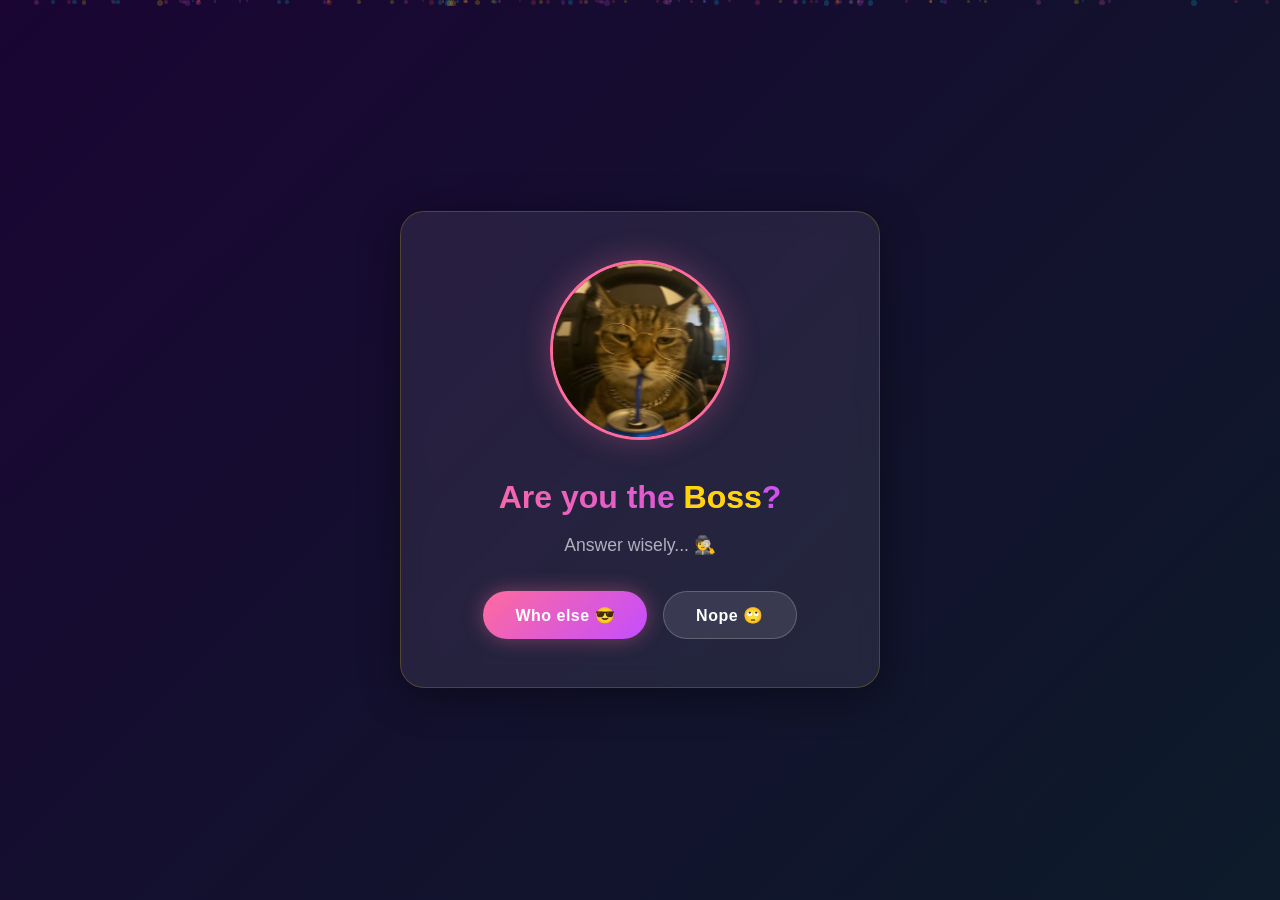
<file: index.html>
<!DOCTYPE html>
<html lang="en">
<head>
  <meta charset="UTF-8" />
  <meta name="viewport" content="width=device-width, initial-scale=1.0" />
  <title>Happy Birthday Experience 🎉</title>
  <link rel="stylesheet" href="style.css" />
</head>
<body class="landing-bg">
  <div class="particles"></div>
  <canvas id="confetti-canvas"></canvas>

  <div class="particles" id="particles"></div>

  <main id="spa-app">
    <section id="screen-landing" class="app-screen active">
      <div class="page-container">
        <div class="landing-card" id="landing-card">
          <img id="detective-cat-img" src="assets/images/detective-cat.png" alt="Detective Cat" class="detective-cat" />
          <h1 class="landing-title">Are you the <span id="person-name" class="landing-name"></span>?</h1>
          <p class="landing-subtitle">Answer wisely... 🕵️</p>
          <div class="btn-group">
            <button class="btn btn-primary" onclick="handleYes()">Who else 😎</button>
            <button class="btn btn-secondary" onclick="handleNo()">Nope 🙄</button>
          </div>
        </div>

        <div id="rejection" class="rejection-screen hidden">
          <img src="assets/images/attitude_cat.gif" alt="Attitude Cat" class="attitude-cat" />
          <p class="rejection-text">Then give it to him, FAST!!! 😤</p>
          <button class="btn btn-primary" onclick="handleRejection()">Try Again</button>
        </div>
      </div>
    </section>

    <section id="screen-transition" class="app-screen transition-bg">
      <h1 class="transition-text">Let's Go! 🎉</h1>
      <div class="road"></div>
      <div class="car-scene">
        <img id="car-img" src="assets/images/car.png" alt="Car" class="car move-right-to-left" />
      </div>
    </section>

    <section id="screen-main" class="app-screen celebration-bg">
      <main id="main-experience" class="experience-wrapper">
        <section id="section-lights" class="experience-section section-lights">
          <div class="ceiling-lights" aria-hidden="true">
            <div class="ceiling-light"><span class="wire"></span><span class="bulb"></span></div>
            <div class="ceiling-light"><span class="wire"></span><span class="bulb"></span></div>
            <div class="ceiling-light"><span class="wire"></span><span class="bulb"></span></div>
            <div class="ceiling-light"><span class="wire"></span><span class="bulb"></span></div>
            <div class="ceiling-light"><span class="wire"></span><span class="bulb"></span></div>
            <div class="ceiling-light"><span class="wire"></span><span class="bulb"></span></div>
            <div class="ceiling-light"><span class="wire"></span><span class="bulb"></span></div>
            <div class="ceiling-light"><span class="wire"></span><span class="bulb"></span></div>
            <div class="ceiling-light"><span class="wire"></span><span class="bulb"></span></div>
            <div class="ceiling-light"><span class="wire"></span><span class="bulb"></span></div>
            <div class="ceiling-light"><span class="wire"></span><span class="bulb"></span></div>
            <div class="ceiling-light"><span class="wire"></span><span class="bulb"></span></div>
            <div class="ceiling-light"><span class="wire"></span><span class="bulb"></span></div>
            <div class="ceiling-light"><span class="wire"></span><span class="bulb"></span></div>
            <div class="ceiling-light"><span class="wire"></span><span class="bulb"></span></div>
            <div class="ceiling-light"><span class="wire"></span><span class="bulb"></span></div>
            <div class="ceiling-light"><span class="wire"></span><span class="bulb"></span></div>
            <div class="ceiling-light"><span class="wire"></span><span class="bulb"></span></div>
            <div class="ceiling-light"><span class="wire"></span><span class="bulb"></span></div>
            <div class="ceiling-light"><span class="wire"></span><span class="bulb"></span></div>
            <div class="ceiling-light"><span class="wire"></span><span class="bulb"></span></div>
            <div class="ceiling-light"><span class="wire"></span><span class="bulb"></span></div>
            <div class="ceiling-light"><span class="wire"></span><span class="bulb"></span></div>
            <div class="ceiling-light"><span class="wire"></span><span class="bulb"></span></div>
          </div>
          <button id="lights-switch-btn" class="btn btn-light-switch">Turn On Lights</button>
          <div class="section-content">
            <h1 class="phase-text phase-lights">LIGHTS</h1>
            <p class="section-note">The celebration starts here ✨</p>
          </div>
          <button id="btn-to-camera" class="btn btn-side hidden">Next: Camera ⮕</button>
        </section>

        <section id="section-camera" class="experience-section section-camera">
          <div id="camera-content" class="section-content">
            <h1 class="phase-text phase-camera">CAMERA</h1>
            <p class="section-note">Scroll + click to continue your story.</p>
          </div>
          <button id="btn-to-action" class="btn btn-side hidden">Next: Action ⮕</button>
        </section>

        <section id="section-action" class="experience-section section-action">
          <div id="action-content" class="section-content">
            <h1 class="phase-text phase-action">ACTION!</h1>
            <p class="section-note">Party mode on 🎉</p>
          </div>
          <button id="btn-to-cake" class="btn btn-side hidden">Next: Cake ⮕</button>
        </section>

        <section id="section-cake" class="experience-section section-cake">
          <div id="cake-content" class="section-content"></div>
        </section>
      </main>

      <div id="cinematic-overlay" class="cinematic-overlay">
        <p id="cinematic-type" class="typewriter-text"></p>
        <p id="cinematic-sub" class="cinematic-subtext"></p>
      </div>
    </section>

    <section id="screen-wishes" class="app-screen">
      <div class="page-container">
        <div class="wishes-card fade-in">
          <h1 class="wishes-title">Happy Birthday Maaalik 🫡</h1>
          <p class="wishes-subtitle">Wishing you joy, laughter, and endless success ahead!</p>
          <ul class="wishes-list">
            <li>May every goal you chase turn into a beautiful achievement.</li>
            <li>May your year be filled with happiness and good health.</li>
            <li>May Registerkaro and all other ventures achives a huge milestone.</li>
            <li>May you earn more and more and more and increase expenses---on US also, hehe 🤭.</li>
          </ul>
          <button id="btn-wishes-continue" class="btn btn-primary">Question Round ➜</button>
        </div>
      </div>
    </section>

    <section id="screen-questions" class="app-screen">
      <div class="page-container">
        <div id="question-card" class="question-card"></div>
      </div>
    </section>

    <section id="screen-gift" class="app-screen">
      <div class="page-container">
        <div class="gift-card fade-in">
          <span class="gift-emoji">🏆</span>
          <h1 class="gift-title">Best Boss Gift</h1>
          <p class="gift-subtitle">For being supportive, inspiring, and always awesome.</p>
          <button id="btn-gift-continue" class="btn btn-primary">Continue to final page ⮟</button>
        </div>
      </div>
    </section>

    <section id="screen-final" class="app-screen">
      <div class="page-container">
        <div class="final-content fade-in">
          <h1 class="final-title">🎂 Happy Birthday! 🎂</h1>
          <p id="final-message" class="final-subtitle"></p>
        </div>
      </div>

      <div id="surprise-modal" class="modal-overlay">
        <div class="modal-card">
          <span class="modal-trophy">🏆</span>
          <h2 class="modal-title">🎉 Bonus Unlocked!</h2>
          <p class="modal-message">Best Boss Award 🏆</p>
          <button class="btn btn-award" onclick="closeSurprisePopup()">Accept Award 😎</button>
        </div>
      </div>
    </section>
  </main>

  <script src="script.js"></script>
  <script>
    document.addEventListener("DOMContentLoaded", initSinglePageApp);
  </script>
</body>
</html>
</file>
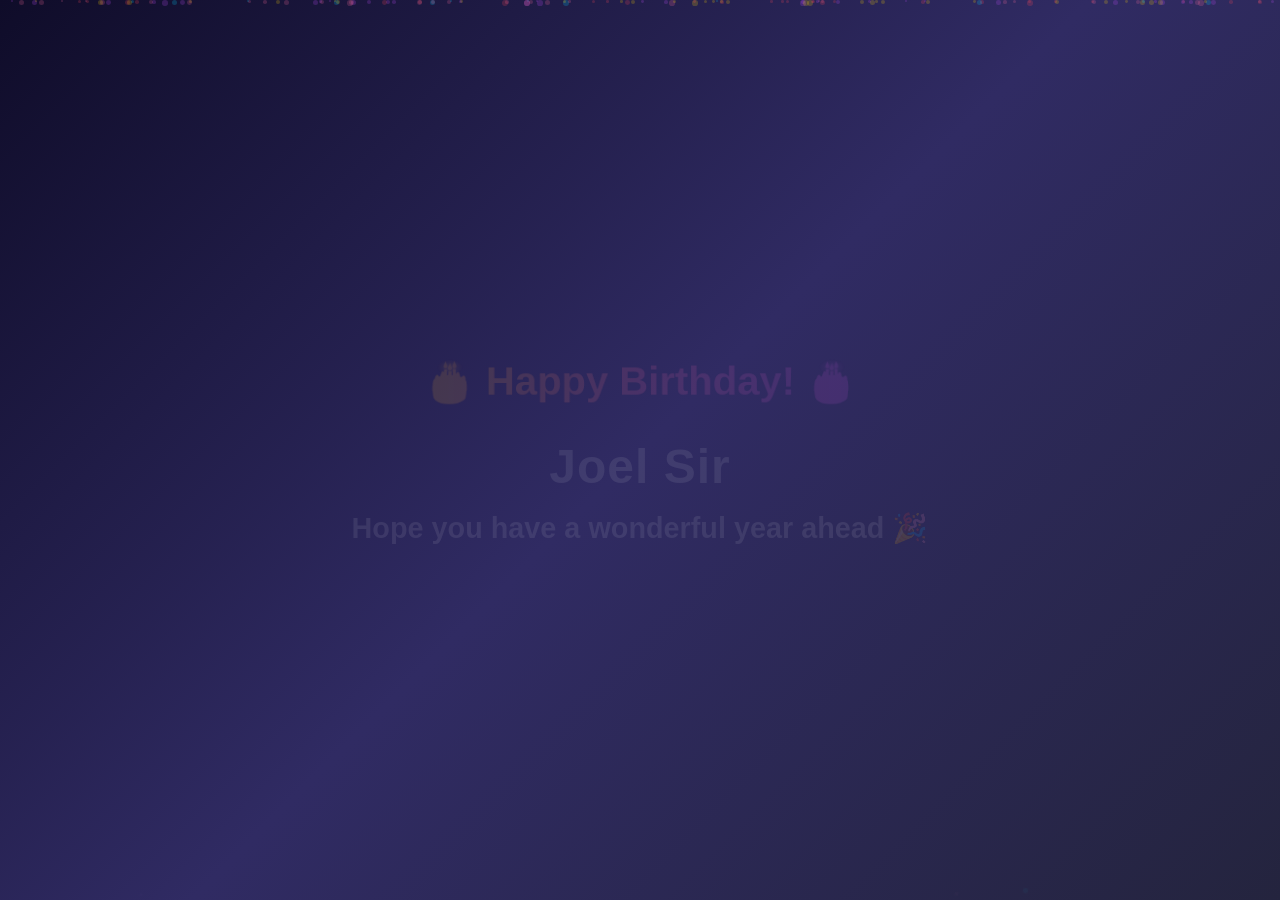
<file: final.html>
<!DOCTYPE html>
<html lang="en">
<head>
  <meta charset="UTF-8" />
  <meta http-equiv="refresh" content="0; url=index.html#screen-final" />
  <title>Redirecting...</title>
</head>
<body>
  <p>Redirecting to <a href="index.html#screen-final">single-page experience</a>...</p>
</body>
</html>
</file>
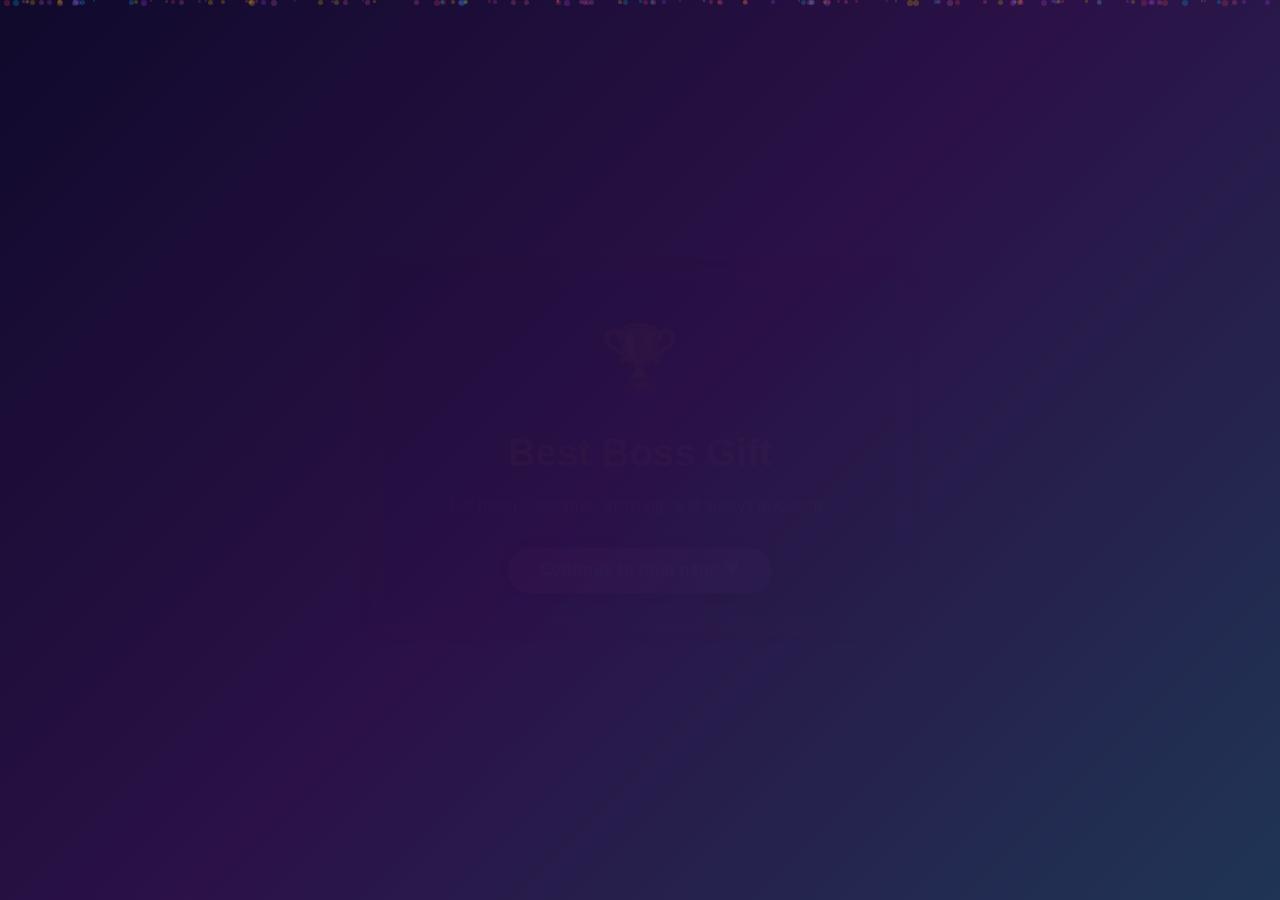
<file: gift.html>
<!DOCTYPE html>
<html lang="en">
<head>
  <meta charset="UTF-8" />
  <meta http-equiv="refresh" content="0; url=index.html#screen-gift" />
  <title>Redirecting...</title>
</head>
<body>
  <p>Redirecting to <a href="index.html#screen-gift">single-page experience</a>...</p>
</body>
</html>
</file>
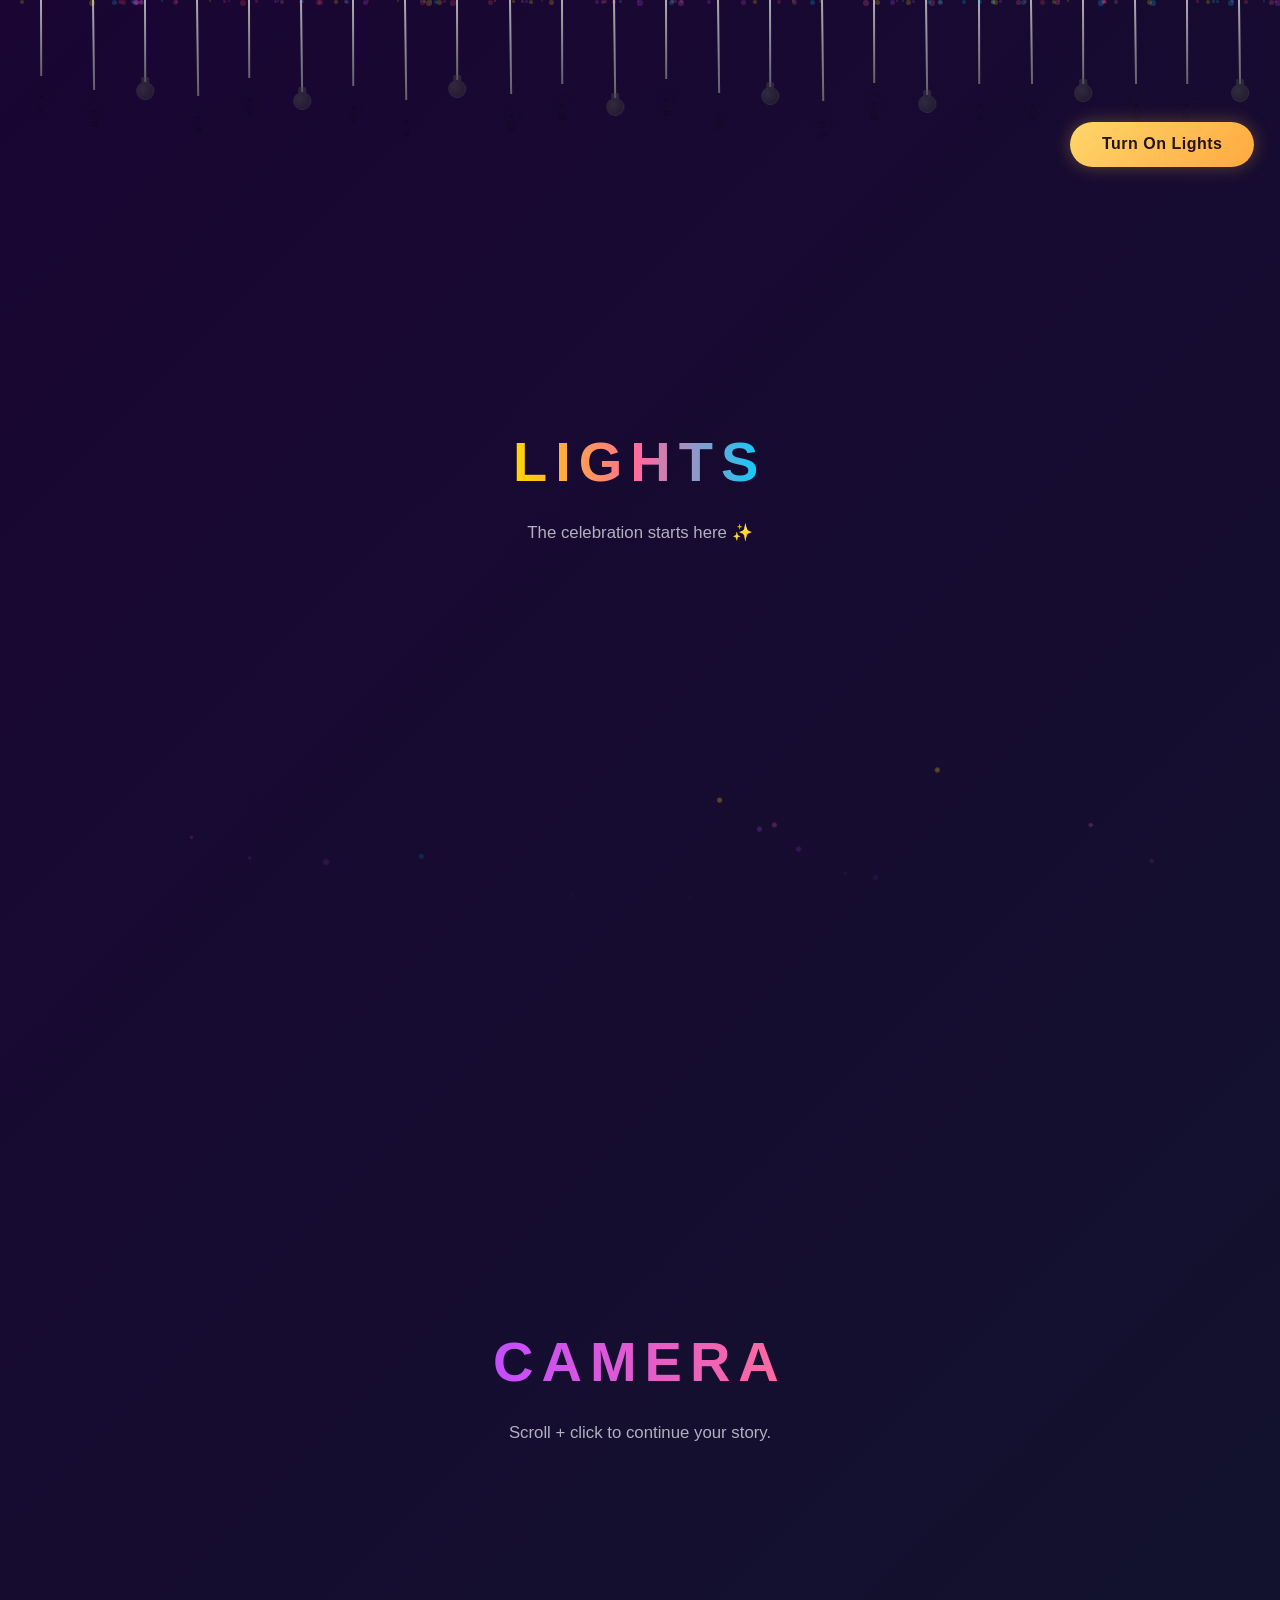
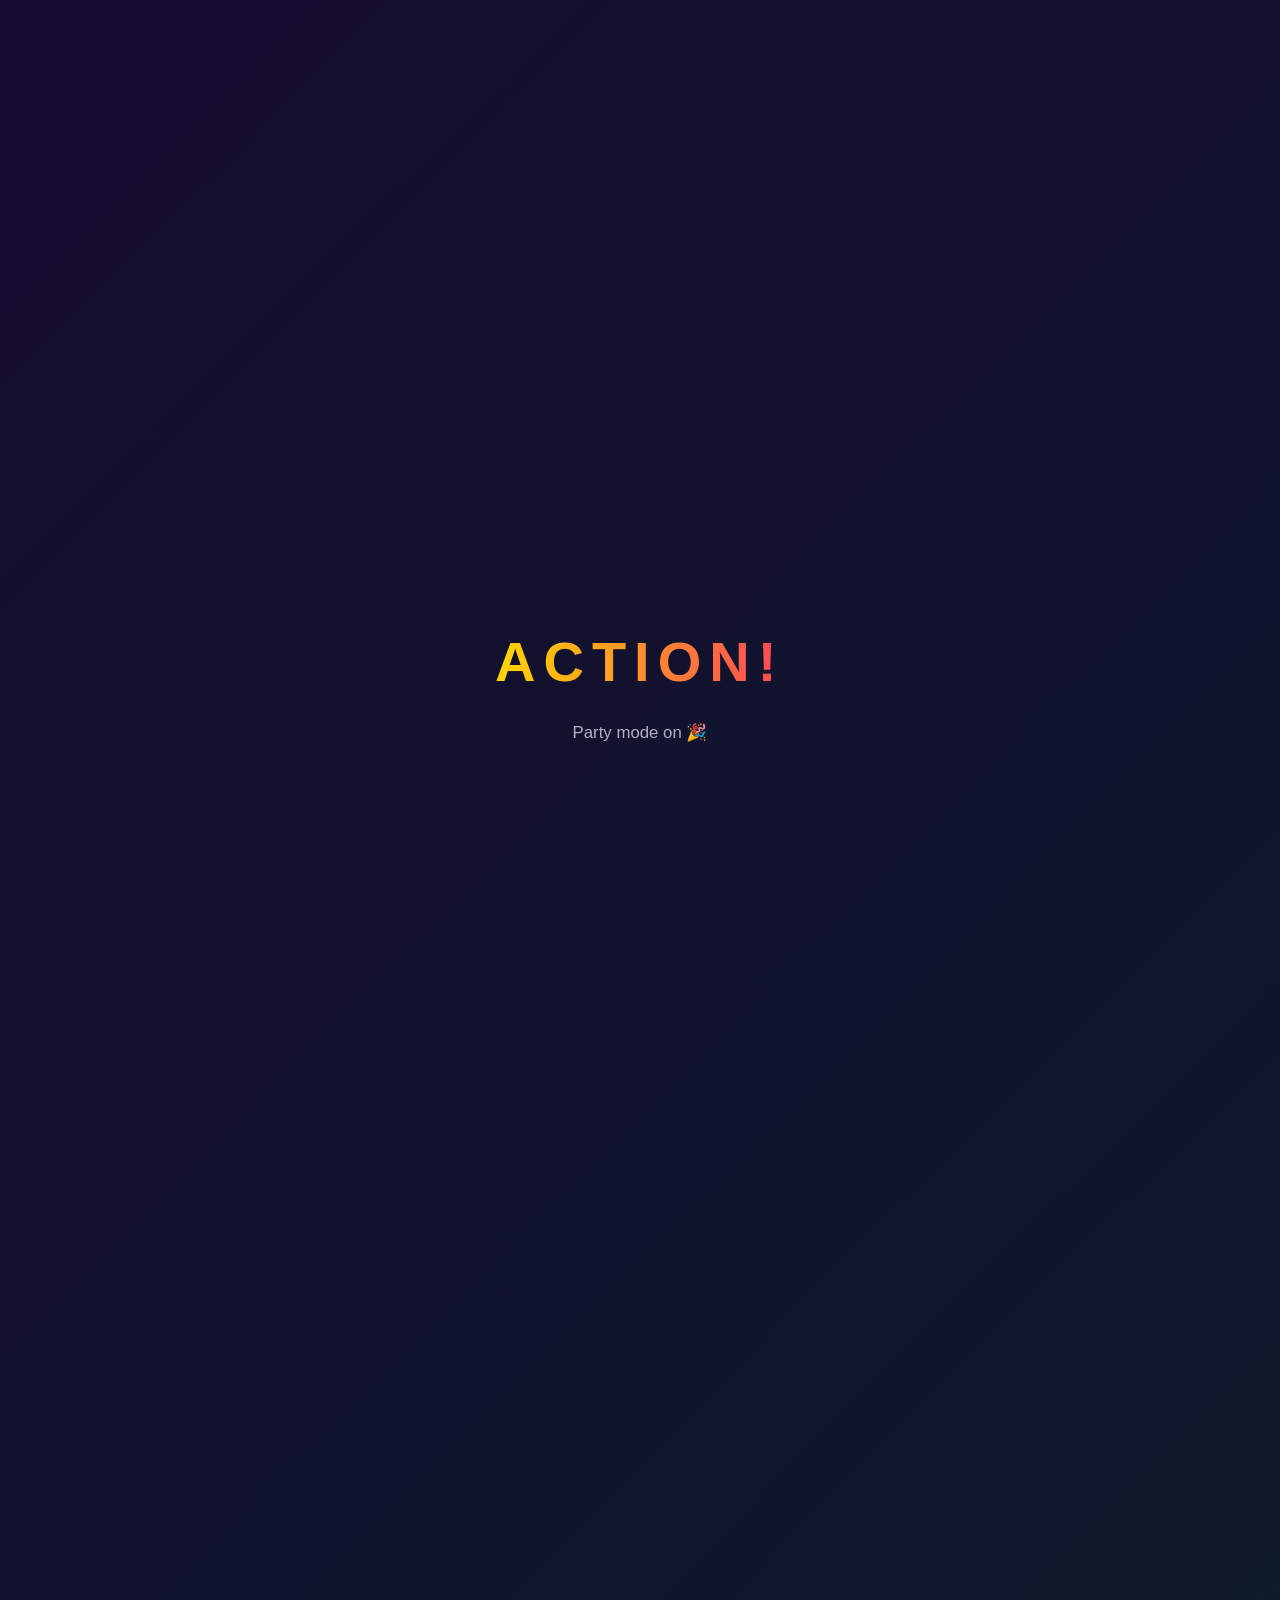
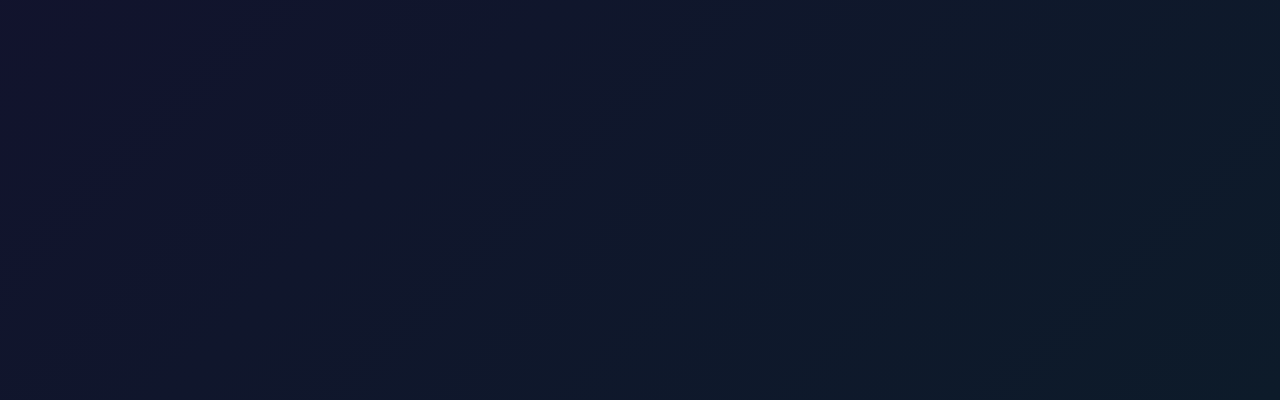
<file: main.html>
<!DOCTYPE html>
<html lang="en">
<head>
  <meta charset="UTF-8" />
  <meta http-equiv="refresh" content="0; url=index.html#screen-main" />
  <title>Redirecting...</title>
</head>
<body>
  <p>Redirecting to <a href="index.html#screen-main">single-page experience</a>...</p>
</body>
</html>
</file>
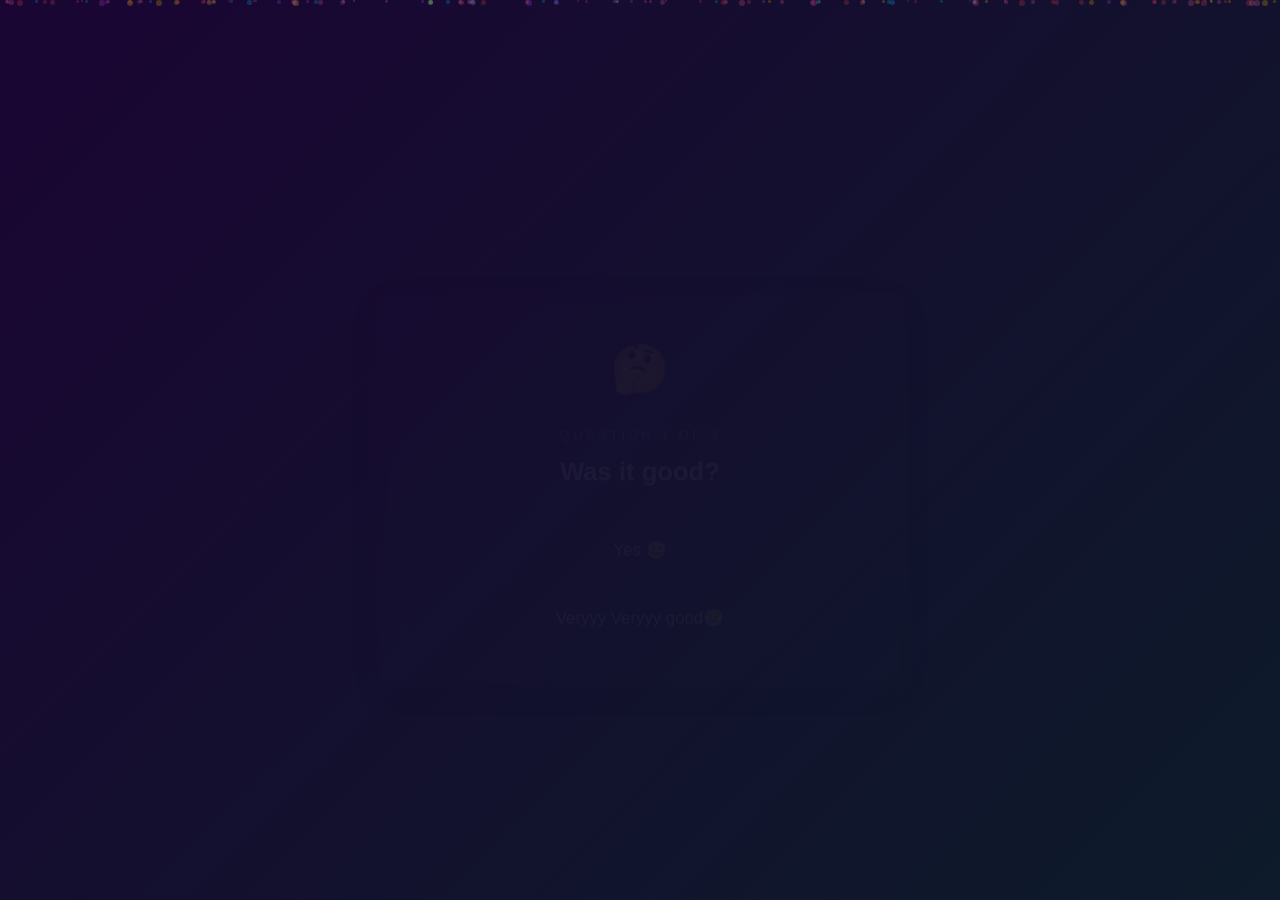
<file: questions.html>
<!DOCTYPE html>
<html lang="en">
<head>
  <meta charset="UTF-8" />
  <meta http-equiv="refresh" content="0; url=index.html#screen-questions" />
  <title>Redirecting...</title>
</head>
<body>
  <p>Redirecting to <a href="index.html#screen-questions">single-page experience</a>...</p>
</body>
</html>
</file>
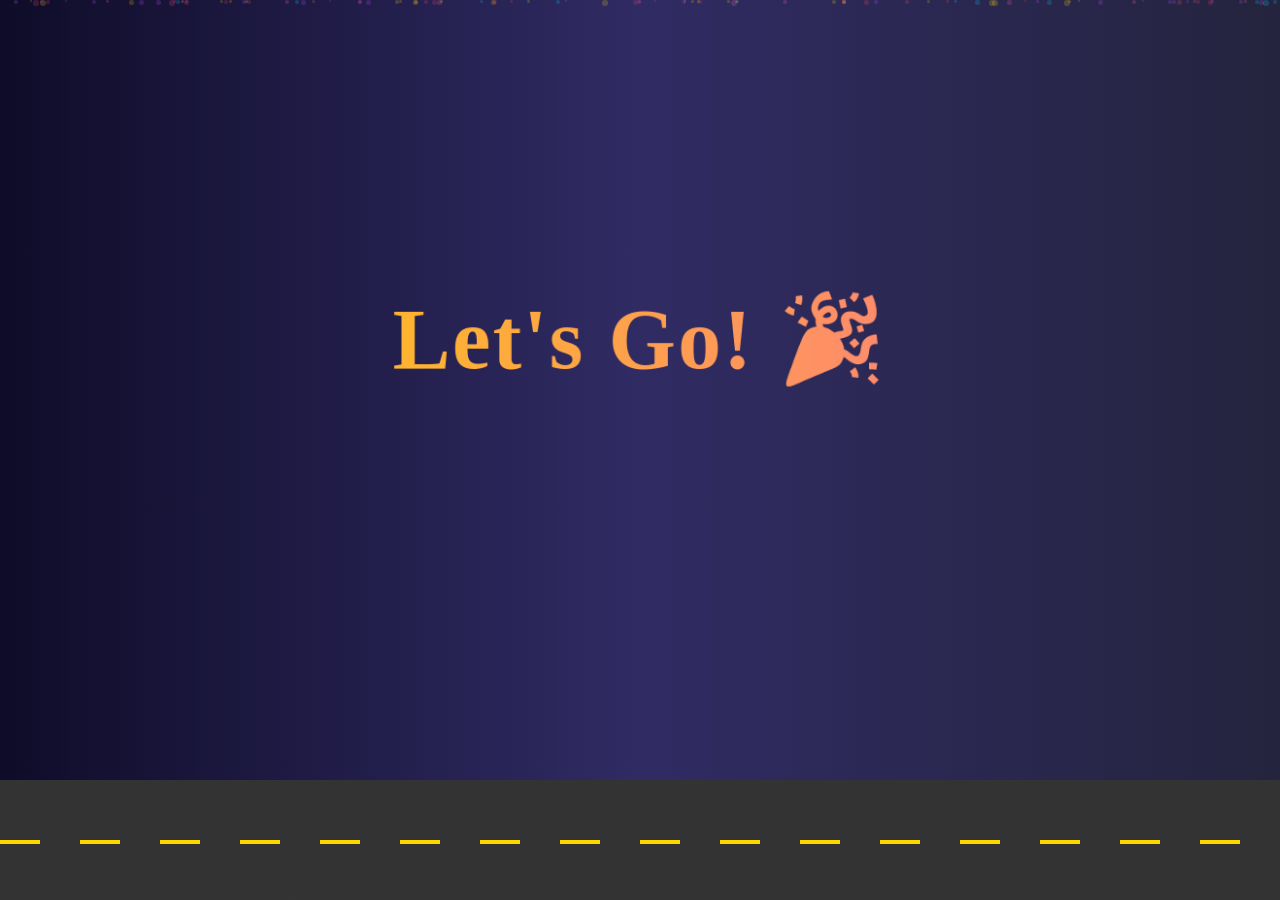
<file: transition.html>
<!DOCTYPE html>
<html lang="en">
<head>
  <meta charset="UTF-8" />
  <meta http-equiv="refresh" content="0; url=index.html#screen-transition" />
  <title>Redirecting...</title>
</head>
<body>
  <p>Redirecting to <a href="index.html#screen-transition">single-page experience</a>...</p>
</body>
</html>
</file>
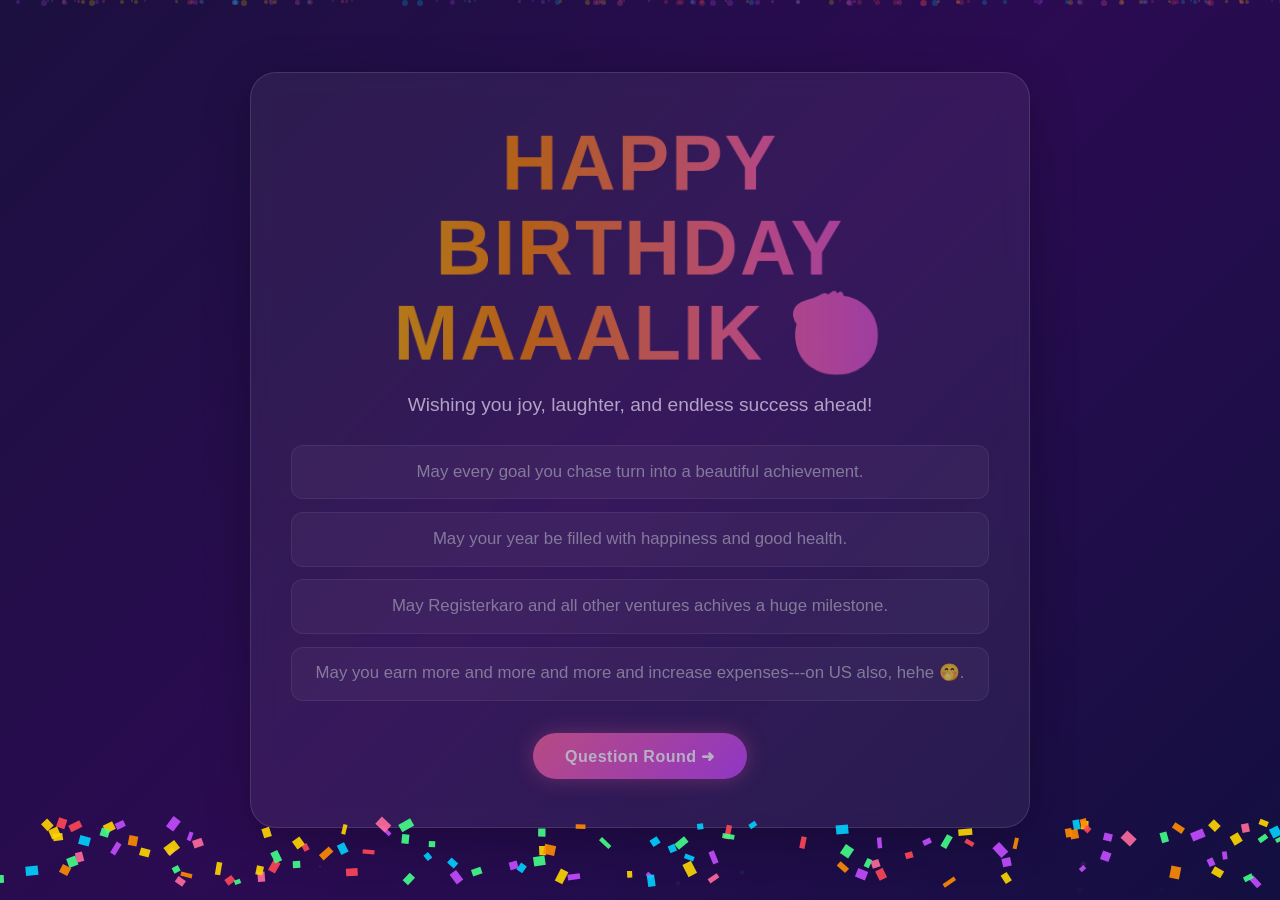
<file: wishes.html>
<!DOCTYPE html>
<html lang="en">
<head>
  <meta charset="UTF-8" />
  <meta http-equiv="refresh" content="0; url=index.html#screen-wishes" />
  <title>Redirecting...</title>
</head>
<body>
  <p>Redirecting to <a href="index.html#screen-wishes">single-page experience</a>...</p>
</body>
</html>
</file>
<file: style.css>
/* ============================================
   BIRTHDAY WEBSITE - MASTER STYLESHEET
   ============================================ */

/* --- CSS Variables (Customizable Theme) --- */
:root {
  --primary-color: #ff6b9d;
  --secondary-color: #c44dff;
  --accent-color: #ffd700;
  --bg-dark: #0a0a1a;
  --bg-gradient-1: #1a0533;
  --bg-gradient-2: #0d1b2a;
  --text-color: #ffffff;
  --text-muted: #b0b0c0;
  --card-bg: rgba(255, 255, 255, 0.08);
  --card-border: rgba(255, 255, 255, 0.12);
  --button-glow: 0 0 20px rgba(255, 107, 157, 0.4);
  --transition-speed: 0.4s;
}

/* --- Reset & Base --- */
*,
*::before,
*::after {
  margin: 0;
  padding: 0;
  box-sizing: border-box;
}

html {
  scroll-behavior: smooth;
}

body {
  font-family: 'Segoe UI', 'Helvetica Neue', Arial, sans-serif;
  background: var(--bg-dark);
  color: var(--text-color);
  min-height: 100vh;
  overflow-x: hidden;
  line-height: 1.6;
  position: relative;
  isolation: isolate;
}

#spa-app {
  position: relative;
  min-height: 100vh;
  z-index: 2;
}

.app-screen {
  display: none;
  min-height: 100vh;
}

.app-screen.active {
  display: block;
}

/* --- Utility Classes --- */
.hidden {
  display: none !important;
}

.fade-in {
  animation: fadeIn 0.8s ease forwards;
}

.fade-out {
  animation: fadeOut 0.6s ease forwards;
}

.text-center {
  text-align: center;
}

.flex-center {
  display: flex;
  justify-content: center;
  align-items: center;
}

/* --- Page Container --- */
.page-container {
  display: flex;
  flex-direction: column;
  align-items: center;
  justify-content: center;
  min-height: 100vh;
  padding: 2rem;
  position: relative;
  z-index: 2;
}

/* ============================================
   PAGE 1: LANDING PAGE
   ============================================ */
.landing-bg {
  background: linear-gradient(135deg, var(--bg-gradient-1), var(--bg-gradient-2));
}

.landing-card {
  background: var(--card-bg);
  border: 1px solid var(--card-border);
  border-color: #ffd70033; /* Subtle gold tint */
  border-radius: 24px;
  padding: 3rem 2.5rem;
  text-align: center;
  max-width: 480px;
  width: 100%;
  backdrop-filter: blur(12px);
  box-shadow: 0 8px 40px rgba(0, 0, 0, 0.4);
  animation: slideUp 0.8s ease forwards;
}
.landing-card {
  transition: transform 0.3s ease, box-shadow 0.3s ease;
  will-change: transform;
}

.landing-card:hover {
  box-shadow: 0 0 25px rgba(255, 223, 0, 0.8),
              0 0 50px rgba(255, 223, 0, 0.6);
  border: 1px solid rgba(255, 223, 0, 0.6);
  transform: translateY(-15px)  scale(1.05);
}

.detective-cat {
  width: 180px;
  height: 180px;
  border-radius: 50%;
  object-fit: cover;
  border: 3px solid var(--primary-color);
  box-shadow: 0 0 30px rgba(255, 107, 157, 0.3);
  margin-bottom: 1.5rem;
  animation: float 3s ease-in-out infinite;
}

.landing-title {
  font-size: 2rem;
  margin-bottom: 0.5rem;
  background: linear-gradient(90deg, var(--primary-color), var(--secondary-color));
  -webkit-background-clip: text;
  -webkit-text-fill-color: transparent;
  background-clip: text;
}

.landing-subtitle {
  font-size: 1.1rem;
  color: var(--text-muted);
  margin-bottom: 2rem;
}

.landing-name {
  color: var(--accent-color);
  font-weight: 700;
  -webkit-text-fill-color: var(--accent-color);
}

/* --- Buttons --- */
.btn-group {
  display: flex;
  gap: 1rem;
  justify-content: center;
  flex-wrap: wrap;
}

.btn {
  padding: 0.85rem 2rem;
  border: none;
  border-radius: 50px;
  font-size: 1rem;
  font-weight: 600;
  cursor: pointer;
  transition: all var(--transition-speed) ease;
  position: relative;
  overflow: hidden;
  letter-spacing: 0.5px;
}

.btn::after {
  content: '';
  position: absolute;
  top: 50%;
  left: 50%;
  width: 0;
  height: 0;
  background: rgba(255, 255, 255, 0.2);
  border-radius: 50%;
  transform: translate(-50%, -50%);
  transition: width 0.6s, height 0.6s;
}

.btn:active::after {
  width: 300px;
  height: 300px;
}

.btn-primary {
  background: linear-gradient(135deg, var(--primary-color), var(--secondary-color));
  color: #fff;
  box-shadow: var(--button-glow);
}

.btn-primary:hover {
  transform: translateY(-3px) scale(1.03);
  box-shadow: 0 0 35px rgba(255, 107, 157, 0.6);
}

.btn-secondary {
  background: rgba(255, 255, 255, 0.1);
  color: var(--text-color);
  border: 1px solid rgba(255, 255, 255, 0.2);
}

.btn-secondary:hover {
  background: rgba(255, 255, 255, 0.18);
  transform: translateY(-3px);
}

/* --- Rejection Screen --- */
.rejection-screen {
  text-align: center;
}

.rejection-text {
  font-size: 1.8rem;
  font-weight: 700;
  color: #ff4757;
  margin-bottom: 1.5rem;
  animation: shake 0.5s ease;
}

.attitude-cat {
  width: 250px;
  height: 250px;
  object-fit: cover;
  border-radius: 16px;
  border: 2px solid #ff4757;
  box-shadow: 0 0 20px rgba(255, 71, 87, 0.3);
}

/* ============================================
   PAGE 2: BMW TRANSITION
   ============================================ */
.transition-bg {
  background: linear-gradient(to right, #0f0c29, #302b63, #24243e);
  overflow: hidden;
  position: relative;
}

.road {
  position: absolute;
  bottom: 0;
  left: 0;
  width: 100%;
  height: 120px;
  background: #333;
  z-index: 1;
}

.road::before {
  content: '';
  position: absolute;
  top: 50%;
  left: 0;
  width: 100%;
  height: 4px;
  background: repeating-linear-gradient(
    90deg,
    #ffd700 0px,
    #ffd700 40px,
    transparent 40px,
    transparent 80px
  );
  animation: roadMove 1s linear infinite;
}

.car-scene {
  position: absolute;
  bottom: 40px;
  right: -300px;
  z-index: 2;
  display: flex;
  align-items: flex-end;
  animation: driveAcrossRTL 5.5s ease-in-out forwards;
}

.happy-cat-driver {
  width: 80px;
  height: 80px;
  object-fit: cover;
  border-radius: 50%;
  position: absolute;
  top: -50px;
  left: 60px;
  z-index: 3;
  border: 2px solid var(--accent-color);
  animation: catBounce 0.5s ease-in-out infinite alternate;
}

.car {
  width: 220px;
  height: auto;
  filter: drop-shadow(0 4px 15px rgba(0, 0, 0, 0.5));
  object-fit: contain;
}

.transition-text {
  position: absolute;
  top: 30%;
  width: 100%;
  text-align: center;
  z-index: 5;
  font-size: clamp(2.4rem, 6.8vw, 5.4rem);
  font-weight: 900;
  letter-spacing: 2px;
  font-family: "Trebuchet MS", "Segoe UI", "Comic Sans MS", cursive;
  background: linear-gradient(90deg, var(--accent-color), var(--primary-color));
  -webkit-background-clip: text;
  -webkit-text-fill-color: transparent;
  background-clip: text;
  animation: pulseText 1.5s ease-in-out infinite;
}

/* ============================================
   PAGE 3: MAIN CELEBRATION
   ============================================ */
.experience-wrapper {
  width: 100%;
}

.experience-section {
  min-height: 100vh;
  display: flex;
  align-items: center;
  justify-content: center;
  position: relative;
  padding: 2rem;
  padding-top: 6rem;
  z-index: 2;
}

.section-lights {
  overflow: hidden;
}

.ceiling-lights {
  position: absolute;
  top: 0;
  left: 2%;
  width: 96%;
  display: flex;
  justify-content: space-between;
  pointer-events: none;
  z-index: 6;
}

.ceiling-light {
  width: 30px;
  display: flex;
  flex-direction: column;
  align-items: center;
  transform-origin: top center;
  animation: bulbSwing 3.8s ease-in-out infinite;
}

.ceiling-light:nth-child(even) {
  animation-duration: 4.4s;
}

.ceiling-light .wire {
  width: 2px;
  height: 84px;
  background: linear-gradient(180deg, rgba(200, 200, 200, 0.85), rgba(130, 130, 130, 0.7));
}

.ceiling-light:nth-child(1) .wire { height: 76px; }
.ceiling-light:nth-child(2) .wire { height: 90px; }
.ceiling-light:nth-child(3) .wire { height: 82px; }
.ceiling-light:nth-child(4) .wire { height: 96px; }
.ceiling-light:nth-child(5) .wire { height: 78px; }
.ceiling-light:nth-child(6) .wire { height: 92px; }
.ceiling-light:nth-child(7) .wire { height: 86px; }
.ceiling-light:nth-child(8) .wire { height: 100px; }
.ceiling-light:nth-child(9) .wire { height: 80px; }
.ceiling-light:nth-child(10) .wire { height: 94px; }
.ceiling-light:nth-child(11) .wire { height: 84px; }
.ceiling-light:nth-child(12) .wire { height: 98px; }
.ceiling-light:nth-child(13) .wire { height: 79px; }
.ceiling-light:nth-child(14) .wire { height: 93px; }
.ceiling-light:nth-child(15) .wire { height: 87px; }
.ceiling-light:nth-child(16) .wire { height: 101px; }
.ceiling-light:nth-child(17) .wire { height: 83px; }
.ceiling-light:nth-child(18) .wire { height: 95px; }

.ceiling-light .bulb {
  position: relative;
  display: block;
  width: 28px;
  height: 42px;
  background: url("assets/images/hanging-bulb.png") center/contain no-repeat;
  opacity: 0.45;
  filter: grayscale(1) brightness(0.55);
  box-shadow: 0 0 0 rgba(255, 214, 102, 0);
  transition: filter 0.4s ease, opacity 0.4s ease, box-shadow 0.4s ease, transform 0.35s ease;
}

.ceiling-light:nth-child(3n) .bulb {
  width: 18px;
  height: 18px;
  border-radius: 50%;
  background: radial-gradient(circle at 35% 35%, #8f95a3 0%, #5f6674 60%, #464b56 100%);
  border: 1px solid rgba(255, 255, 255, 0.3);
}

.ceiling-light:nth-child(3n) .bulb::before {
  content: "";
  position: absolute;
  top: -6px;
  left: 50%;
  transform: translateX(-50%);
  width: 8px;
  height: 6px;
  border-radius: 2px 2px 1px 1px;
  background: #787f8f;
}

.section-lights.lights-on .ceiling-light .bulb {
  opacity: 1;
  filter: grayscale(0) brightness(1.1);
  box-shadow: 0 0 16px rgba(255, 214, 106, 0.45), 0 0 28px rgba(255, 190, 71, 0.38);
}

.section-lights.lights-on .ceiling-light:nth-child(3n) .bulb {
  background: radial-gradient(circle at 35% 30%, #fff8d6 0%, #ffe07c 46%, #ffca56 100%);
  box-shadow: 0 0 14px rgba(255, 216, 120, 0.65), 0 0 26px rgba(255, 183, 74, 0.45);
}

.section-lights.lights-on .ceiling-light .bulb.is-on {
  transform: scale(1.1);
}

.btn-light-switch {
  position: absolute;
  top: 7.6rem;
  right: 1.6rem;
  z-index: 7;
  background: linear-gradient(135deg, #ffd66a, #ffa940);
  color: #231516;
  font-weight: 800;
  box-shadow: 0 0 18px rgba(255, 196, 84, 0.3);
}

.btn-light-switch::before {
  content: "";
  position: absolute;
  top: -54px;
  left: 50%;
  transform: translateX(-50%);
  width: 2px;
  height: 54px;
  background: linear-gradient(180deg, rgba(235, 235, 235, 0.9), rgba(160, 160, 160, 0.7));
}

.section-content {
  text-align: center;
  max-width: 760px;
}

.section-note {
  color: var(--text-muted);
  font-size: 1.05rem;
  margin-top: 0.8rem;
}

.btn-side {
  position: absolute;
  right: 2rem;
  top: 50%;
  transform: translateY(-50%);
  background: linear-gradient(135deg, var(--primary-color), var(--secondary-color));
  color: #fff;
  box-shadow: 0 0 26px rgba(196, 77, 255, 0.45);
}

.btn-side:hover {
  transform: translateY(-50%) scale(1.04);
}

.celebration-bg {
  background: linear-gradient(135deg, var(--bg-gradient-1), var(--bg-gradient-2));
  transition: background 1.5s ease;
}

.celebration-bg::before,
.celebration-bg::after {
  content: '';
  position: fixed;
  top: -12vh;
  left: -10vw;
  width: 120vw;
  pointer-events: none;
  opacity: 0;
  transition: opacity 1.1s ease, transform 1.1s ease, filter 1.1s ease;
}

.celebration-bg::before {
  height: 44vh;
  z-index: 1;
  background:
    radial-gradient(circle at 12% 0%, rgba(255, 223, 122, 0.95) 0%, rgba(255, 208, 92, 0.45) 14%, rgba(255, 199, 73, 0) 34%),
    radial-gradient(circle at 34% -4%, rgba(255, 232, 166, 0.85) 0%, rgba(255, 214, 98, 0.38) 16%, rgba(255, 200, 72, 0) 34%),
    radial-gradient(circle at 56% 0%, rgba(255, 224, 120, 0.9) 0%, rgba(255, 209, 92, 0.42) 15%, rgba(255, 199, 73, 0) 33%),
    radial-gradient(circle at 78% -3%, rgba(255, 235, 175, 0.88) 0%, rgba(255, 217, 105, 0.4) 16%, rgba(255, 203, 75, 0) 34%),
    radial-gradient(circle at 95% 0%, rgba(255, 221, 115, 0.82) 0%, rgba(255, 210, 92, 0.33) 16%, rgba(255, 199, 73, 0) 32%);
  filter: blur(18px);
  transform: translateY(-4%) scaleY(0.95);
}

.celebration-bg::after {
  height: 78vh;
  z-index: 1;
  background:
    linear-gradient(108deg, rgba(255, 217, 89, 0) 36%, rgba(255, 225, 133, 0.24) 50%, rgba(255, 217, 89, 0) 64%),
    linear-gradient(72deg, rgba(255, 217, 89, 0) 35%, rgba(255, 235, 168, 0.18) 50%, rgba(255, 217, 89, 0) 65%),
    radial-gradient(ellipse at top, rgba(255, 219, 109, 0.3) 0%, rgba(255, 204, 77, 0.1) 18%, rgba(255, 196, 72, 0) 48%);
  filter: blur(10px);
  mix-blend-mode: screen;
  transform: translateY(-2%) scaleY(0.92);
}

/* --- Lights Phase --- */
.lights-active {
  background:
    radial-gradient(circle at top, rgba(255, 217, 102, 0.12), transparent 28%),
    linear-gradient(135deg, #120621, #0d1b2a 62%, #16283b) !important;
}

.celebration-bg.lights-active::before {
  opacity: 1;
  animation: ceilingGlow 4.6s ease-in-out infinite alternate;
}

.celebration-bg.lights-active::after {
  opacity: 0.95;
  animation: djSweep 5.2s ease-in-out infinite;
}

.phase-text {
  font-size: 3.5rem;
  font-weight: 800;
  text-transform: uppercase;
  letter-spacing: 8px;
  text-align: center;
  animation: zoomIn 0.8s ease forwards;
}

.phase-lights {
  background: linear-gradient(90deg, #ffd700, #ff6b9d, #00d2ff);
  -webkit-background-clip: text;
  -webkit-text-fill-color: transparent;
  background-clip: text;
  text-shadow: none;
}

.phase-camera {
  background: linear-gradient(90deg, #c44dff, #ff6b9d);
  -webkit-background-clip: text;
  -webkit-text-fill-color: transparent;
  background-clip: text;
}

.phase-action {
  background: linear-gradient(90deg, #ffd700, #ff4757);
  -webkit-background-clip: text;
  -webkit-text-fill-color: transparent;
  background-clip: text;
}

/* --- Camera Phase: Boss Message --- */
.camera-content {
  position: relative;
  text-align: center;
  max-width: 600px;
  margin: 0 auto;
  isolation: isolate;
  overflow: visible;
}

.boss-message {
  font-size: 1.4rem;
  color: var(--text-muted);
  margin-bottom: 2rem;
  line-height: 1.8;
  animation: fadeIn 1s ease forwards;
  position: relative;
  z-index: 3;
}

.camera-spotlight-overlay {
  position: absolute;
  left: 50%;
  top: -220px;
  width: min(86vw, 620px);
  height: min(88vh, 760px);
  transform: translateX(-50%);
  pointer-events: none;
  z-index: 1;
  opacity: 0.88;
  mix-blend-mode: screen;
  filter: blur(3px);
  background:
    radial-gradient(ellipse 52% 60% at 50% 5%,
      rgba(255, 247, 210, 0.68) 0%,
      rgba(255, 235, 175, 0.46) 20%,
      rgba(255, 208, 110, 0.18) 45%,
      rgba(255, 180, 88, 0) 72%),
    conic-gradient(from 178deg at 50% 0%,
      rgba(255, 244, 205, 0) 0deg 136deg,
      rgba(255, 243, 197, 0.44) 160deg 200deg,
      rgba(255, 244, 205, 0) 224deg 360deg);
  animation: spotlightDrift 16s ease-in-out infinite alternate, spotlightFlicker 6.4s ease-in-out infinite;
}

.boss-image-wrapper {
  position: relative;
  display: inline-flex;
  justify-content: center;
  align-items: center;
  z-index: 2;
  transform: scale(1.03);
  animation: bossSpotlightPulse 4.8s ease-in-out 1.1s infinite;
}

.boss-image {
  width: 220px;
  height: 220px;
  border-radius: 50%;
  object-fit: cover;
  border: 4px solid var(--accent-color);
  box-shadow:
    0 0 42px rgba(255, 222, 143, 0.52),
    0 0 82px rgba(255, 236, 184, 0.28);
  opacity: 0;
  transform-origin: top center;
  animation: bossReveal 1.5s ease forwards, bossSwing 3s ease-in-out 2s infinite, bossSpotlightGlow 4.8s ease-in-out 1.1s infinite;
}

/* --- Balloons --- */
.balloons-container {
  position: fixed;
  top: 0;
  left: 0;
  width: 100%;
  height: 100%;
  pointer-events: none;
  z-index: 10;
  overflow: hidden;
}

.balloon {
  position: absolute;
  bottom: -120px;
  width: 50px;
  height: 65px;
  border-radius: 50% 50% 50% 50% / 40% 40% 60% 60%;
  animation: floatUp 6.2s cubic-bezier(0.22, 0.8, 0.24, 1) forwards;
  opacity: 0.9;
  will-change: bottom, transform, opacity;
  box-shadow: inset -10px -16px 18px rgba(0, 0, 0, 0.14);
}

.balloon::after {
  content: '';
  position: absolute;
  bottom: -30px;
  left: 50%;
  transform: translateX(-50%);
  width: 1px;
  height: 30px;
  background: rgba(255, 255, 255, 0.5);
}

.birthday-banner {
  position: fixed;
  top: 5vh;
  left: 50%;
  width: min(720px, 82vw);
  display: flex;
  flex-direction: column;
  gap: 1.1rem;
  align-items: center;
  pointer-events: none;
  z-index: 18;
  transform: translate(-50%, -180%);
  opacity: 0;
  animation: bannerDropIn 2s cubic-bezier(0.2, 0.9, 0.24, 1.15) forwards;
  filter: drop-shadow(0 8px 14px rgba(0, 0, 0, 0.28));
}

.birthday-banner-image-mode {
  width: min(760px, 84vw);
}

.birthday-banner.birthday-banner-compact {
  top: 2vh;
  width: min(460px, 62vw);
  gap: 0.5rem;
}

.birthday-banner-image {
  display: block;
  width: 100%;
  height: auto;
  object-fit: contain;
  transform-origin: top center;
  animation: bannerSway 3.6s ease-in-out 2.1s infinite alternate;
  filter: drop-shadow(0 10px 18px rgba(0, 0, 0, 0.3));
}

.banner-row {
  position: relative;
  width: 100%;
  display: flex;
  justify-content: center;
  align-items: flex-start;
}

.banner-row::before {
  content: '';
  position: absolute;
  top: 0.5rem;
  left: 5%;
  right: 5%;
  height: 2px;
  background: linear-gradient(90deg, rgba(194, 214, 72, 0.25), #bfd43d 16%, #d9dd6f 50%, #bfd43d 84%, rgba(194, 214, 72, 0.25));
  border-radius: 999px;
}

.banner-row-top::before {
  transform: translateY(0) rotate(-2.2deg);
}

.banner-row-bottom::before {
  top: 0.35rem;
  left: 14%;
  right: 14%;
  transform: translateY(0.35rem) rotate(2.4deg);
}

.banner-flags {
  display: flex;
  gap: 0.35rem;
  align-items: flex-start;
}

.banner-row-top .banner-flags {
  transform: translateY(0.55rem);
}

.banner-row-bottom .banner-flags {
  transform: translateY(0.95rem);
}

.banner-flag {
  width: clamp(34px, 4vw, 48px);
  height: clamp(54px, 6vw, 68px);
  display: flex;
  align-items: flex-start;
  justify-content: center;
  padding-top: 0.45rem;
  clip-path: polygon(0 0, 100% 0, 50% 100%);
  font-family: "Trebuchet MS", "Comic Sans MS", cursive;
  font-size: clamp(1.15rem, 1.7vw, 1.5rem);
  letter-spacing: 0.04em;
  color: rgba(41, 47, 56, 0.92);
  text-transform: uppercase;
  box-shadow: 0 3px 8px rgba(0, 0, 0, 0.18);
}

.banner-row-top .banner-flag:nth-child(2n) {
  transform: translateY(0.5rem);
}

.banner-row-bottom .banner-flag:nth-child(2n + 1) {
  transform: translateY(0.65rem);
}

.banner-flag.teal {
  background: linear-gradient(180deg, #1bb4b3, #0a97aa);
}

.banner-flag.lime {
  background: linear-gradient(180deg, #c9da2a, #b4ca1b);
}

.banner-flag.cream {
  background: linear-gradient(180deg, #f6f4ea, #dfe9e9);
}

.banner-knot {
  position: absolute;
  top: -0.15rem;
  width: 30px;
  height: 30px;
}

.banner-knot::before,
.banner-knot::after {
  content: '';
  position: absolute;
  width: 18px;
  height: 10px;
  border: 3px solid #bfd43d;
  border-bottom: 0;
  border-radius: 999px 999px 0 0;
}

.banner-knot::before {
  left: 0;
  transform: rotate(-36deg);
}

.banner-knot::after {
  right: 0;
  transform: rotate(36deg);
}

.banner-knot-left {
  left: 1%;
}

.banner-knot-right {
  right: 1%;
}

.banner-row-bottom .banner-knot-left {
  left: 10%;
}

.banner-row-bottom .banner-knot-right {
  right: 10%;
}

/* ============================================
   CINEMATIC OVERLAY
   ============================================ */
.cinematic-overlay {
  position: fixed;
  top: 0;
  left: 0;
  width: 100%;
  height: 100%;
  background: #000;
  z-index: 100;
  display: flex;
  flex-direction: column;
  justify-content: center;
  align-items: center;
  opacity: 0;
  pointer-events: none;
  transition: opacity 1s ease;
}

.cinematic-overlay.active {
  opacity: 1;
  pointer-events: auto;
}

.typewriter-text {
  font-size: 1.6rem;
  color: #ccc;
  font-family: 'Courier New', monospace;
  text-align: center;
  padding: 0 2rem;
  min-height: 2.5rem;
}

.typewriter-cursor {
  display: inline-block;
  width: 2px;
  height: 1.2em;
  background: var(--primary-color);
  margin-left: 4px;
  vertical-align: text-bottom;
  animation: blink 0.7s step-end infinite;
}

.cinematic-subtext {
  font-size: 1.2rem;
  color: var(--primary-color);
  margin-top: 1.5rem;
  opacity: 0;
  transition: opacity 0.8s ease;
  text-align: center;
  padding: 0 2rem;
}

/* ============================================
   CAKE SECTION
   ============================================ */
.cake-section {
  text-align: center;
  padding: 3rem 2rem;
}

.cut-celebration {
  animation: cakeCelebrate 0.9s ease;
}

#btn-to-wishes {
  margin-top: 1.3rem;
}

.cake-title {
  font-size: 2rem;
  margin-bottom: 1.5rem;
  background: linear-gradient(90deg, var(--accent-color), var(--primary-color));
  -webkit-background-clip: text;
  -webkit-text-fill-color: transparent;
  background-clip: text;
}

.cake-image {
  width: 280px;
  height: 280px;
  object-fit: contain;
  border-radius: 16px;
  margin-bottom: 2rem;
  transition: transform 0.5s ease, box-shadow 0.5s ease;
  filter: drop-shadow(0 8px 25px rgba(255, 215, 0, 0.3));
}

.cake-image:hover {
  transform: scale(1.05);
}

.cake-buttons {
  display: flex;
  gap: 1rem;
  justify-content: center;
  flex-wrap: wrap;
}

.btn-candle {
  background: linear-gradient(135deg, #ffd700, #ff8c00);
  color: #1a1a2e;
  font-weight: 700;
}

.btn-candle:hover {
  box-shadow: 0 0 30px rgba(255, 215, 0, 0.5);
  transform: translateY(-3px);
}

.btn-cut {
  background: linear-gradient(135deg, #ff4757, #ff6b9d);
  color: #fff;
  font-weight: 700;
}

.btn-cut:hover {
  box-shadow: 0 0 30px rgba(255, 71, 87, 0.5);
  transform: translateY(-3px);
}

/* ============================================
  PAGE 4: WISHES PAGE
  ============================================ */
.wishes-bg {
  background: linear-gradient(135deg, #1b103f, #2b0b52, #130f40);
}

.wishes-card {
  background: rgba(255, 255, 255, 0.09);
  border: 1px solid rgba(255, 255, 255, 0.18);
  border-radius: 26px;
  padding: 3rem 2.5rem;
  text-align: center;
  max-width: 780px;
  width: 100%;
  backdrop-filter: blur(10px);
  box-shadow: 0 10px 48px rgba(0, 0, 0, 0.42);
}

.wishes-title {
  font-size: clamp(2.4rem, 7vw, 4.8rem);
  line-height: 1.1;
  margin-bottom: 1rem;
  font-weight: 900;
  letter-spacing: 2px;
  text-transform: uppercase;
  background: linear-gradient(90deg, #ffd700, #ff8c00, #ff6b9d, #c44dff);
  -webkit-background-clip: text;
  -webkit-text-fill-color: transparent;
  background-clip: text;
  animation: pulseText 1.9s ease-in-out infinite;
}

.wishes-subtitle {
  font-size: 1.2rem;
  color: #f4ecff;
  margin-bottom: 1.5rem;
}

.wishes-list {
  list-style: none;
  margin: 0 0 2rem;
  padding: 0;
  display: grid;
  gap: 0.8rem;
}

.wishes-list li {
  font-size: 1.05rem;
  color: var(--text-muted);
  background: rgba(255, 255, 255, 0.06);
  border: 1px solid rgba(255, 255, 255, 0.1);
  border-radius: 12px;
  padding: 0.8rem 1rem;
}

/* ============================================
  PAGE 5: QUESTIONS
   ============================================ */
.questions-bg {
  background: linear-gradient(135deg, #1a0533, #0d1b2a);
}

.question-card {
  background: var(--card-bg);
  border: 1px solid var(--card-border);
  border-radius: 24px;
  padding: 3rem 2.5rem;
  text-align: center;
  max-width: 550px;
  width: 100%;
  backdrop-filter: blur(12px);
  box-shadow: 0 8px 40px rgba(0, 0, 0, 0.4);
  animation: slideUp 0.6s ease forwards;
}

.question-number {
  font-size: 0.85rem;
  color: var(--text-muted);
  text-transform: uppercase;
  letter-spacing: 3px;
  margin-bottom: 0.5rem;
}

.question-text {
  font-size: 1.6rem;
  font-weight: 700;
  margin-bottom: 2rem;
  line-height: 1.4;
}

.question-emoji {
  font-size: 3rem;
  margin-bottom: 1rem;
  display: block;
}

.options-group {
  display: flex;
  flex-direction: column;
  gap: 0.8rem;
}

.btn-option {
  width: 100%;
  padding: 1rem;
  background: rgba(255, 255, 255, 0.06);
  border: 1px solid rgba(255, 255, 255, 0.15);
  color: #fff;
  border-radius: 14px;
  font-size: 1.05rem;
  cursor: pointer;
  transition: all 0.3s ease;
}

.btn-option:hover {
  background: linear-gradient(135deg, var(--primary-color), var(--secondary-color));
  border-color: transparent;
  transform: scale(1.02);
  box-shadow: var(--button-glow);
}

.disclaimer-text {
  margin-top: 1.5rem;
  font-size: 0.8rem;
  color: var(--text-muted);
  font-style: italic;
  line-height: 1.6;
}

/* --- Repelling Button (Not Yet) --- */
.btn-repel {
  position: relative;
  transition: left 0.15s ease, top 0.15s ease;
  cursor: not-allowed;
  user-select: none;
}

/* ============================================
  PAGE 6: BONUS GIFT PAGE
  ============================================ */
.gift-bg {
  background: linear-gradient(135deg, #100a2c, #2b1147, #1f3555);
}

.gift-card {
  background: rgba(255, 255, 255, 0.09);
  border: 1px solid rgba(255, 255, 255, 0.15);
  border-radius: 24px;
  padding: 3rem 2.5rem;
  text-align: center;
  max-width: 560px;
  width: 100%;
  backdrop-filter: blur(10px);
}

.gift-emoji {
  font-size: 4rem;
  display: block;
  margin-bottom: 0.8rem;
}

.gift-title {
  font-size: 2.4rem;
  margin-bottom: 0.6rem;
  background: linear-gradient(90deg, #ffd700, #ff6b9d);
  -webkit-background-clip: text;
  -webkit-text-fill-color: transparent;
  background-clip: text;
}

.gift-subtitle {
  color: var(--text-muted);
  margin-bottom: 1.8rem;
}

/* ============================================
  PAGE 7: FINAL PAGE
   ============================================ */
.final-bg {
  background: linear-gradient(135deg, #0f0c29, #302b63, #24243e);
}

.final-content {
  text-align: center;
}

.final-title {
  font-size: 2.5rem;
  font-weight: 800;
  margin-bottom: 1rem;
  background: linear-gradient(90deg, var(--accent-color), var(--primary-color), var(--secondary-color));
  -webkit-background-clip: text;
  -webkit-text-fill-color: transparent;
  background-clip: text;
  animation: pulseText 2s ease-in-out infinite;
}

.final-subtitle {
  font-size: 1.2rem;
  color: var(--text-muted);
}

/* --- Surprise Popup Modal --- */
.modal-overlay {
  position: fixed;
  top: 0;
  left: 0;
  width: 100%;
  height: 100%;
  background: rgba(0, 0, 0, 0.7);
  z-index: 200;
  display: flex;
  justify-content: center;
  align-items: center;
  opacity: 0;
  pointer-events: none;
  transition: opacity 0.5s ease;
  backdrop-filter: blur(8px);
}

.modal-overlay.active {
  opacity: 1;
  pointer-events: auto;
}

.modal-card {
  background: linear-gradient(135deg, #1a1a3e, #2d1b69);
  border: 2px solid var(--accent-color);
  border-radius: 24px;
  padding: 3rem;
  text-align: center;
  max-width: 420px;
  width: 90%;
  box-shadow: 0 0 60px rgba(255, 215, 0, 0.3);
  transform: scale(0.5);
  transition: transform 0.5s cubic-bezier(0.175, 0.885, 0.32, 1.275);
}

.modal-overlay.active .modal-card {
  transform: scale(1);
}

.modal-trophy {
  font-size: 5rem;
  display: block;
  margin-bottom: 1rem;
  animation: float 2s ease-in-out infinite;
}

.modal-title {
  font-size: 1.8rem;
  font-weight: 800;
  color: var(--accent-color);
  margin-bottom: 0.5rem;
}

.modal-message {
  font-size: 1.2rem;
  color: var(--text-muted);
  margin-bottom: 2rem;
}

.btn-award {
  background: linear-gradient(135deg, var(--accent-color), #ff8c00);
  color: #1a1a2e;
  font-weight: 800;
  font-size: 1.1rem;
  padding: 1rem 2.5rem;
}

.btn-award:hover {
  box-shadow: 0 0 40px rgba(255, 215, 0, 0.6);
  transform: translateY(-3px) scale(1.05);
}

/* ============================================
   CONFETTI CANVAS
   ============================================ */
#confetti-canvas {
  position: fixed;
  top: 0;
  left: 0;
  width: 100%;
  height: 100%;
  pointer-events: none;
  z-index: 50;
}

/* ============================================
   PARTICLES BACKGROUND
   ============================================ */
.particles {
  position: fixed;
  top: 0;
  left: 0;
  width: 100%;
  height: 100%;
  pointer-events: none;
  z-index: 6;
  overflow: hidden;
}

.particle {
  position: absolute;
  width: 4px;
  height: 4px;
  background: var(--primary-color);
  border-radius: 50%;
  opacity: 0.2;
  animation: particleDrift 8s linear infinite;
}

/* ============================================
   KEYFRAME ANIMATIONS
   ============================================ */

@keyframes fadeIn {
  from { opacity: 0; }
  to { opacity: 1; }
}

@keyframes fadeOut {
  from { opacity: 1; }
  to { opacity: 0; }
}

@keyframes slideUp {
  from {
    opacity: 0;
    transform: translateY(40px);
  }
  to {
    opacity: 1;
    transform: translateY(0);
  }
}

@keyframes float {
  0%, 100% { transform: translateY(0); }
  50% { transform: translateY(-12px); }
}

@keyframes bulbSwing {
  0% { transform: rotate(-2.5deg); }
  50% { transform: rotate(2.5deg); }
  100% { transform: rotate(-2.5deg); }
}

@keyframes shake {
  0%, 100% { transform: translateX(0); }
  20% { transform: translateX(-12px); }
  40% { transform: translateX(12px); }
  60% { transform: translateX(-8px); }
  80% { transform: translateX(8px); }
}

@keyframes zoomIn {
  from {
    opacity: 0;
    transform: scale(0.3);
  }
  to {
    opacity: 1;
    transform: scale(1);
  }
}

@keyframes bossReveal {
  from {
    opacity: 0;
    transform: scale(0.8) rotate(-5deg);
  }
  to {
    opacity: 1;
    transform: scale(1) rotate(0deg);
  }
}

@keyframes bossSwing {
  0% {
    transform: rotate(-3deg);
  }
  50% {
    transform: rotate(3deg);
  }
  100% {
    transform: rotate(-3deg);
  }
}

@keyframes spotlightDrift {
  0% {
    transform: translateX(-50%) rotate(-1.8deg) scale(0.98, 1);
  }
  50% {
    transform: translateX(-50%) rotate(0.9deg) scale(1.01, 1.02);
  }
  100% {
    transform: translateX(-50%) rotate(-0.7deg) scale(1, 0.99);
  }
}

@keyframes spotlightFlicker {
  0%, 100% {
    opacity: 0.84;
    filter: blur(3px) brightness(0.94);
  }
  35% {
    opacity: 0.92;
    filter: blur(2px) brightness(1.03);
  }
  70% {
    opacity: 0.87;
    filter: blur(3.4px) brightness(0.98);
  }
}

@keyframes bossSpotlightGlow {
  0%, 100% {
    box-shadow:
      0 0 40px rgba(255, 222, 143, 0.5),
      0 0 78px rgba(255, 236, 184, 0.24);
  }
  50% {
    box-shadow:
      0 0 52px rgba(255, 229, 160, 0.64),
      0 0 96px rgba(255, 243, 200, 0.34);
  }
}

@keyframes bossSpotlightPulse {
  0%, 100% {
    transform: scale(1.03);
  }
  50% {
    transform: scale(1.045);
  }
}

@keyframes gradientShift {
  0% { background-position: 0% 50%; }
  50% { background-position: 100% 50%; }
  100% { background-position: 0% 50%; }
}

@keyframes ceilingGlow {
  0% {
    filter: blur(18px) brightness(0.92);
    transform: translateY(-4%) scale(0.98, 0.94);
  }
  50% {
    filter: blur(21px) brightness(1.06);
    transform: translateY(0) scale(1.02, 1);
  }
  100% {
    filter: blur(19px) brightness(0.98);
    transform: translateY(-2%) scale(1, 0.98);
  }
}

@keyframes djSweep {
  0% {
    transform: translate3d(-3%, -2%, 0) rotate(-7deg) scaleY(0.9);
    filter: blur(12px) brightness(0.92);
  }
  50% {
    transform: translate3d(3%, 2%, 0) rotate(7deg) scaleY(1.02);
    filter: blur(8px) brightness(1.08);
  }
  100% {
    transform: translate3d(-2%, 0, 0) rotate(-5deg) scaleY(0.95);
    filter: blur(10px) brightness(0.96);
  }
}

@keyframes pulseText {
  0%, 100% { opacity: 1; transform: scale(1); }
  50% { opacity: 0.85; transform: scale(1.03); }
}

@keyframes cakeCelebrate {
  0% { transform: scale(1); }
  35% { transform: scale(1.05) rotate(-1deg); }
  70% { transform: scale(1.03) rotate(1deg); }
  100% { transform: scale(1); }
}

@keyframes driveAcrossRTL {
  0% { right: -300px; }
  100% { right: 110%; }
}

@keyframes roadMove {
  from { background-position-x: 0; }
  to { background-position-x: -80px; }
}

@keyframes catBounce {
  from { transform: translateY(0); }
  to { transform: translateY(-6px); }
}

@keyframes floatUp {
  0% {
    bottom: -120px;
    opacity: 0;
    transform: translateX(0) scale(0.94);
  }
  12% {
    opacity: 0.94;
  }
  58% {
    transform: translateX(var(--balloon-drift-mid, 0px)) scale(1);
  }
  82% {
    bottom: calc(100vh - 110px);
    opacity: 0.95;
    transform: translateX(var(--balloon-drift-end, 0px)) scale(1);
  }
  100% {
    bottom: calc(100vh - 110px);
    opacity: 0.95;
    transform: translateX(var(--balloon-drift-end, 0px)) scale(1);
  }
}

@keyframes bannerDropIn {
  0% {
    opacity: 0;
    transform: translate(-50%, -180%);
  }
  70% {
    opacity: 1;
    transform: translate(-50%, 1.2vh);
  }
  100% {
    opacity: 1;
    transform: translate(-50%, 0);
  }
}

@keyframes bannerSway {
  0% {
    transform: rotate(-2.4deg) translateY(0);
  }
  50% {
    transform: rotate(0.8deg) translateY(0.25rem);
  }
  100% {
    transform: rotate(2.4deg) translateY(0);
  }
}

@keyframes blink {
  50% { opacity: 0; }
}

@keyframes particleDrift {
  0% {
    transform: translateY(100vh) rotate(0deg);
    opacity: 0;
  }
  10% { opacity: 0.3; }
  90% { opacity: 0.3; }
  100% {
    transform: translateY(-10vh) rotate(720deg);
    opacity: 0;
  }
}

@keyframes sparkle {
  0%, 100% {
    opacity: 0;
    transform: scale(0);
  }
  50% {
    opacity: 1;
    transform: scale(1);
  }
}

/* ============================================
   RESPONSIVE DESIGN
   ============================================ */

@media (max-width: 600px) {
  .landing-card,
  .question-card {
    padding: 2rem 1.5rem;
    margin: 1rem;
  }

  .landing-title {
    font-size: 1.5rem;
  }

  .phase-text {
    font-size: 2.5rem;
    letter-spacing: 4px;
  }

  .detective-cat {
    width: 140px;
    height: 140px;
  }

  .boss-image {
    width: 170px;
    height: 170px;
  }

  .camera-spotlight-overlay {
    top: -170px;
    width: min(96vw, 520px);
    height: min(78vh, 600px);
    opacity: 0.78;
  }

  .cake-image {
    width: 220px;
    height: 220px;
  }

  .btn {
    padding: 0.75rem 1.5rem;
    font-size: 0.9rem;
  }

  .btn-side {
    position: static;
    transform: none;
    margin-top: 1.2rem;
  }

  .btn-side:hover {
    transform: scale(1.02);
  }

  .typewriter-text {
    font-size: 1.2rem;
  }

  .final-title {
    font-size: 1.8rem;
  }

  .modal-card {
    padding: 2rem;
  }

  .modal-trophy {
    font-size: 3.5rem;
  }
}
</file>
